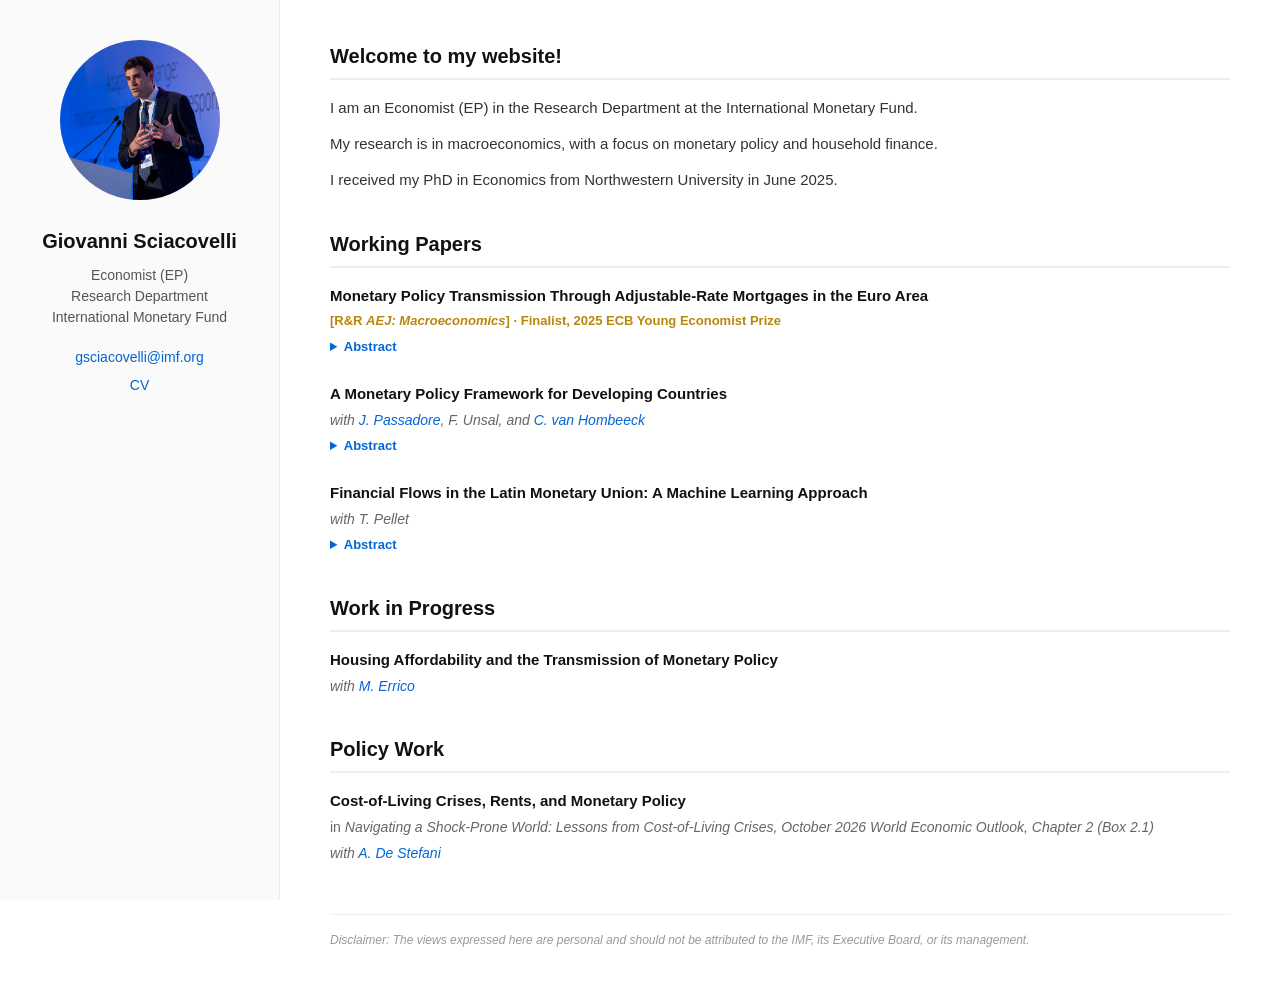
<file: index.html>
<!DOCTYPE html>
<html lang="en">
<head>
    <meta charset="UTF-8">
    <meta name="viewport" content="width=device-width, initial-scale=1.0">
    <title>Giovanni Sciacovelli</title>
    <link rel="stylesheet" href="style.css">
</head>
<body>

<!-- ==================== LEFT SIDEBAR ==================== -->
<aside class="sidebar">
    <!-- NOTE: Make sure your photo is saved as images/profile.jpg
         If it has a different name or extension, update the src below. -->
    <img src="images/profile.jpg" alt="Giovanni Sciacovelli" class="profile-photo">
    <h1 class="sidebar-name">Giovanni Sciacovelli</h1>
    <p class="sidebar-bio">Economist (EP)<br>Research Department<br>International Monetary Fund</p>
    <div class="sidebar-links">
        <p><a href="mailto:gsciacovelli@imf.org">gsciacovelli@imf.org</a></p>
        <p><a href="PDFs/Giovanni_Sciacovelli_CV.pdf">CV</a></p>
    </div>
</aside>

<!-- ==================== MAIN CONTENT ==================== -->
<main class="content">

    <!-- ABOUT ME -->
    <section id="about">
        <h2>Welcome to my website!</h2>
        
        <p>
            I am an Economist (EP) in the Research Department
            at the International Monetary Fund. 
        <p>My research is in macroeconomics, with a focus on monetary policy and household finance.<p> 
        <p>I received my PhD in Economics from Northwestern University in June 2025.<p>
        </p>
    </section>

    <!-- WORKING PAPERS -->
    <section id="working-papers">
        <h2>Working Papers</h2>

        <div class="paper">
            <p class="paper-title">
              <a href="https://giovannisciacovelli.github.io/PDFs/Giovanni_Sciacovelli_JMP.pdf" target="_blank">Monetary Policy Transmission Through Adjustable-Rate Mortgages in the Euro Area</a>
            </p>
            <p class="paper-status">[R&amp;R <em>AEJ: Macroeconomics</em>] &middot; Finalist, 2025 ECB Young Economist Prize</p>
            <details>
                <summary>Abstract</summary>
                <p>
                    This paper studies the role of adjustable-rate mortgages (ARMs) in monetary
                    policy transmission within the Euro Area. Conventional wisdom holds that ARMs
                    are relevant per se. This study finds that the presence of liquidity-constrained
                    households strongly influences their impact. Using Euro Area survey data, I
                    document that transmission is stronger in countries that exhibit both high ARM
                    shares and sizable shares of liquidity-constrained households. To interpret this
                    finding, I develop a heterogeneous-agent model featuring: (i) heterogeneity in
                    marginal propensities to consume (MPCs), (ii) agents making both housing and
                    mortgage choices, and (iii) a fraction of households with ARMs. In the model,
                    MPCs determine the extent to which changes in mortgage payments translate into
                    changes in consumption, making ARMs an important transmission vehicle only when
                    paired with high MPCs. These results highlight that accounting for household
                    heterogeneity in MPCs is essential to assess the strength of transmission
                    through ARMs.
                </p>
            </details>
        </div>

        <div class="paper">
            <p class="paper-title"><a href="https://www.imf.org/en/publications/wp/issues/2025/10/03/external-shocks-and-monetary-policy-trade-offs-in-low-income-countries-570728" target="_blank">A Monetary Policy Framework for Developing Countries</a></p>
            <p class="paper-coauthors">with <a href="https://www.juanpassadore.org/" target="_blank">J. Passadore</a>, F. Unsal, and <a href="https://sites.google.com/view/carlos-van-hombeeck" target="_blank">C. van Hombeeck</a></p>
            <details>
                <summary>Abstract</summary>
                <p>
                    We present an Open Economy HANK model tailored to capture key characteristics
                    of Low-Income Countries (LICs): (i) poor households with no access to markets
                    (hand-to-mouth) and (ii) a subsistence level of consumption for tradable goods.
                    With the model calibrated for a representative LIC, and motivated by recent
                    macroeconomic developments, we illustrate our framework investigating the
                    consequences of a shock to external prices. We analyze its effects on
                    macroeconomic variables, inequality and poverty. The shock triggers a
                    consumption-led recession, an increase in inflation and a drop in real wages.
                    Consumption inequality increases: poor households can&#8217;t insure against the
                    shock, while richer households exploit their wealth to shield their consumption.
                    Households at the bottom and at the top of the income distribution are the most
                    negatively affected by the shock: the former suffer from lower wages and
                    consumption; the latter from negative revaluations of their assets. Monetary
                    policy has limited ability to improve the welfare of poorer households due to
                    its offsetting effects on real wages and labor demand, a finding consistent
                    across the alternative monetary policy specifications analyzed. In contrast,
                    fiscal transfers are shown to be effective in cushioning the welfare losses
                    among poorer households.
                </p>
            </details>
        </div>

        <div class="paper">
            <p class="paper-title"><a href="https://giovannisciacovelli.github.io/PDFs/Latin_Monetary_Union_Pellet_Sciacovelli.pdf" target="_blank">Financial Flows in the Latin Monetary Union: A Machine Learning Approach</a></p>
            <p class="paper-coauthors">with T. Pellet</p>
            <details>
                <summary>Abstract</summary>
                <p>
                    Machine learning models can extract information in a systemic, comprehensive,
                    and replicable way, creating synthetic proxies for a wide range of variables
                    that cannot be measured otherwise. In this paper, we emphasize that a lot more
                    information and correlation patterns can be extracted from existing historical
                    data using these models. To illustrate our methodology, we study the effects
                    that the Latin Monetary Union had on financial flows among its members in the
                    19th century, a natural question that has not been addressed because of the lack
                    of data for financial flows during that period. Relying on machine learning
                    techniques, we are able to circumvent these data limitations by reconstructing a
                    proxy for financial flows across 14 countries between 1861 and 1913. Making use
                    of our proxy, we use standard causal inference methods and find that bilateral
                    financial flows increased by 5% between 1865 and 1913 among members of the LMU,
                    and by approximately 15% between 1865&#8211;1885, the period during which the
                    Union was most active. Overall, these results provide new insights about the
                    history of the LMU, showing that it did help member countries achieve part of
                    the goals that had pushed them to join the Union in the first place.
                </p>
            </details>
        </div>
    </section>

    <!-- WORK IN PROGRESS -->
    <section id="work-in-progress">
        <h2>Work in Progress</h2>

        <div class="paper">
            <p class="paper-title">Housing Affordability and the Transmission of Monetary Policy</p>
            <p class="paper-coauthors">with <a href="https://www.marcoerrico.net" target="_blank">M. Errico</a></p>
        </div>
    </section>

    <!-- POLICY WORK -->
    <section id="policy-work">
        <h2>Policy Work</h2>

        <div class="paper">
            <p class="paper-title"><a href="https://www.imf.org/-/media/files/publications/weo/2026/october/english/text.pdf" target="_blank">Cost-of-Living Crises, Rents, and Monetary Policy</a></p>
            <p class="paper-coauthors"><span style="font-style: normal;">in</span> <em>Navigating a Shock-Prone World: Lessons from Cost-of-Living Crises, October 2026 World Economic Outlook, Chapter 2 (Box 2.1)</em></p>            
            <p class="paper-coauthors">with <a href="https://sites.google.com/site/researchalessiadestefani/home?authuser=0" target="_blank">A. De Stefani</a></p>
        </div>
    </section>

    <!-- FOOTER -->
    <footer>
        <p class="disclaimer">
            <em>Disclaimer: The views expressed here are personal and should not be attributed
            to the IMF, its Executive Board, or its management.</em>
        </p>
    </footer>

</main>

</body>
</html>
</file>
<file: style.css>
/* ========== RESET ========== */
* {
    margin: 0;
    padding: 0;
    box-sizing: border-box;
}

html, body {
    height: 100%;
}

body {
    font-family: -apple-system, "Segoe UI", Helvetica, Arial, sans-serif;
    font-size: 15px;
    line-height: 1.6;
    color: #333;
    background-color: #fff;
}

/* ========== LEFT SIDEBAR ========== */
.sidebar {
    position: fixed;
    top: 0;
    left: 0;
    width: 280px;
    height: 100%;
    background-color: #fafafa;
    border-right: 1px solid #eee;
    padding: 40px 28px;
    overflow-y: auto;
    text-align: center;
}

.profile-photo {
    width: 160px;
    height: 160px;
    border-radius: 50%;
    object-fit: cover;
    margin-bottom: 18px;
}

.sidebar-name {
    font-size: 20px;
    font-weight: 700;
    color: #111;
    margin-bottom: 8px;
}

.sidebar-bio {
    font-size: 14px;
    color: #555;
    line-height: 1.5;
    margin-bottom: 18px;
}

.sidebar-links {
    margin-bottom: 18px;
}

.sidebar-links p {
    margin-bottom: 6px;
    font-size: 14px;
}

.sidebar-links a {
    color: #0366d6;
    text-decoration: none;
}

.sidebar-links a:hover {
    text-decoration: underline;
}

/* ========== MAIN CONTENT ========== */
.content {
    margin-left: 280px;
    padding: 40px 50px;
}

/* ========== SECTIONS ========== */
section {
    margin-bottom: 36px;
}

h2 {
    font-size: 20px;
    font-weight: 600;
    color: #111;
    margin-bottom: 16px;
    padding-bottom: 6px;
    border-bottom: 2px solid #eee;
}

section > p {
    margin-bottom: 12px;
}

/* ========== PAPER CARDS ========== */
.paper {
    margin-bottom: 24px;
}

.paper-title {
    font-size: 15px;
    font-weight: 700;
    color: #111;
    margin-bottom: 3px;
}

.paper-title a {
    color: #111;
    text-decoration: none;
}

.paper-title a:hover {
    color: #0366d6;
    text-decoration: underline;
}

.paper-coauthors {
    font-size: 14px;
    color: #666;
    font-style: italic;
    margin-bottom: 3px;
}

.paper-status {
    font-size: 13px;
    color: #b8860b;
    font-weight: 600;
    margin-bottom: 3px;
}

details {
    margin-top: 5px;
}

summary {
    cursor: pointer;
    color: #0366d6;
    font-size: 13px;
    font-weight: 600;
}

summary:hover {
    text-decoration: underline;
}

details p {
    margin-top: 6px;
    font-size: 13px;
    color: #444;
    text-align: justify;
    line-height: 1.6;
}

/* ========== FOOTER ========== */
footer {
    margin-top: 50px;
    padding-top: 16px;
    border-top: 1px solid #eee;
}

.disclaimer {
    font-size: 12px;
    color: #999;
}

/* ========== LINKS ========== */
a {
    color: #0366d6;
    text-decoration: none;
}

a:hover {
    text-decoration: underline;
}
paper-link { font-size: 0.85em; margin-left: 0.4em; }

/* ========== RESPONSIVE ========== */
@media (max-width: 768px) {
    .sidebar {
        position: relative;
        width: 100%;
        height: auto;
        border-right: none;
        border-bottom: 1px solid #eee;
        padding: 30px 20px;
    }
    .content {
        margin-left: 0;
        padding: 30px 20px;
    }
}
</file>
